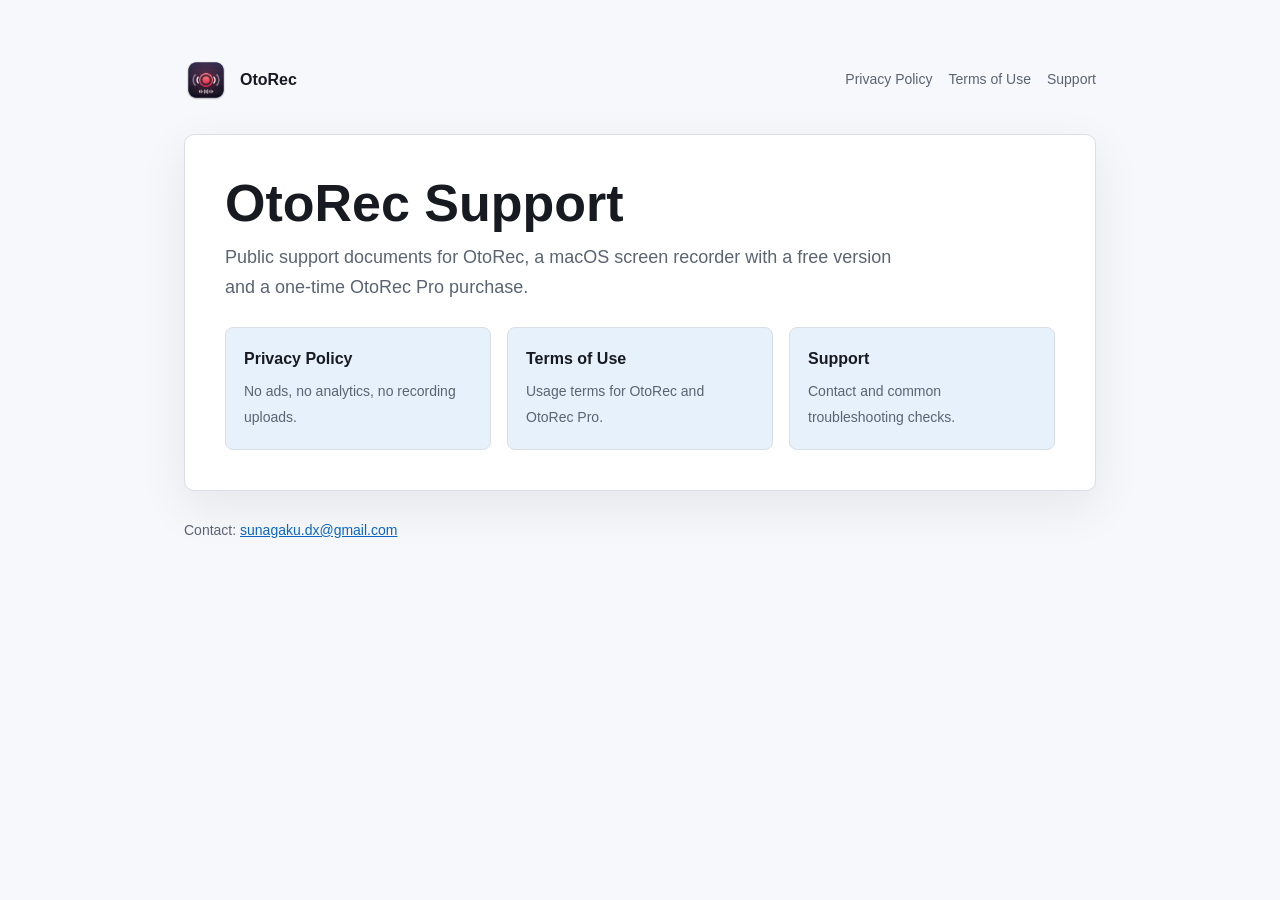
<file: index.html>
<!doctype html>
<html lang="en">
  <head>
    <meta charset="utf-8">
    <meta name="viewport" content="width=device-width, initial-scale=1">
    <title>OtoRec Support</title>
    <meta name="description" content="Support, privacy policy, and terms for OtoRec, a macOS screen recorder.">
    <link rel="stylesheet" href="styles.css">
  </head>
  <body>
    <main class="page">
      <header class="topbar">
        <a class="brand" href="./">
          <img src="assets/otorec-icon.png" alt="">
          <span>OtoRec</span>
        </a>
        <nav class="nav" aria-label="Main navigation">
          <a href="privacy-policy.html">Privacy Policy</a>
          <a href="terms-of-use.html">Terms of Use</a>
          <a href="support.html">Support</a>
        </nav>
      </header>

      <section class="hero">
        <h1>OtoRec Support</h1>
        <p>
          Public support documents for OtoRec, a macOS screen recorder with a
          free version and a one-time OtoRec Pro purchase.
        </p>

        <div class="cards">
          <a class="card" href="privacy-policy.html">
            <strong>Privacy Policy</strong>
            <span>No ads, no analytics, no recording uploads.</span>
          </a>
          <a class="card" href="terms-of-use.html">
            <strong>Terms of Use</strong>
            <span>Usage terms for OtoRec and OtoRec Pro.</span>
          </a>
          <a class="card" href="support.html">
            <strong>Support</strong>
            <span>Contact and common troubleshooting checks.</span>
          </a>
        </div>
      </section>

      <footer class="footer">
        Contact: <a href="mailto:sunagaku.dx@gmail.com">sunagaku.dx@gmail.com</a>
      </footer>
    </main>
  </body>
</html>
</file>
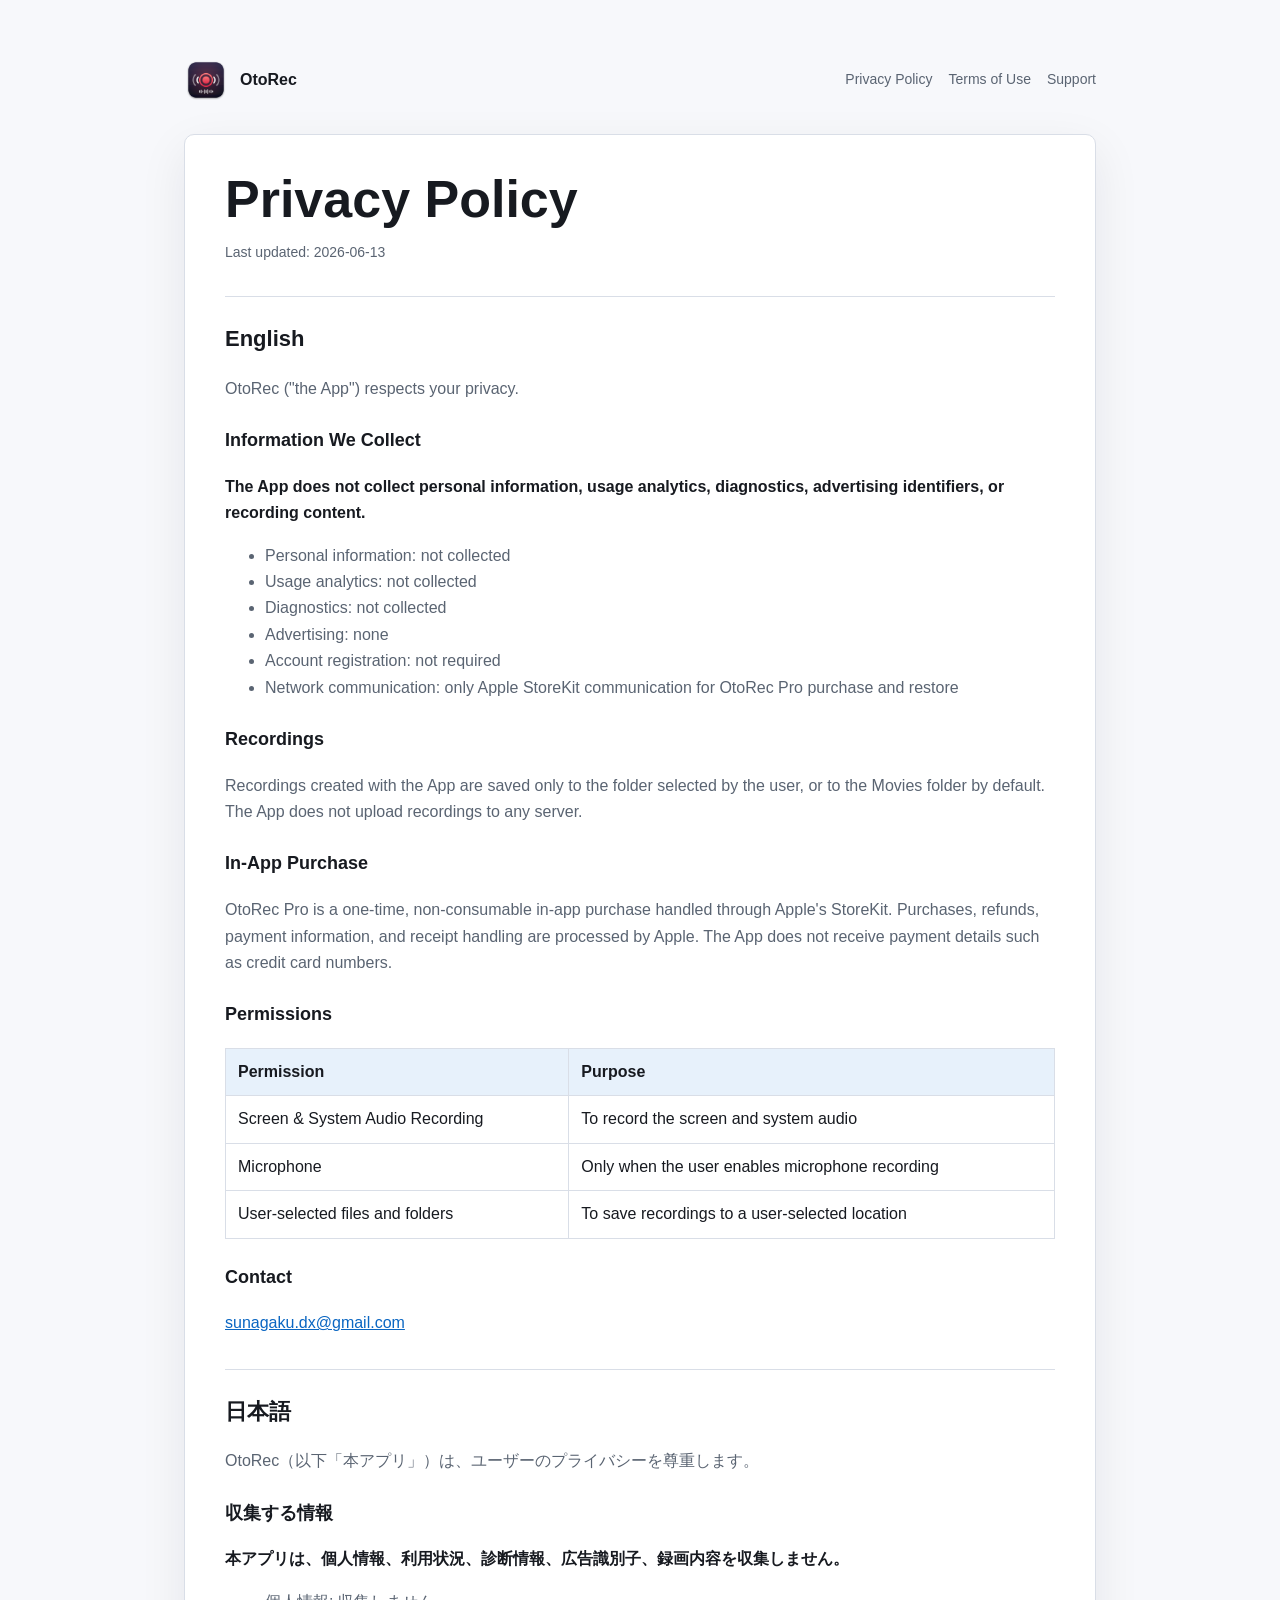
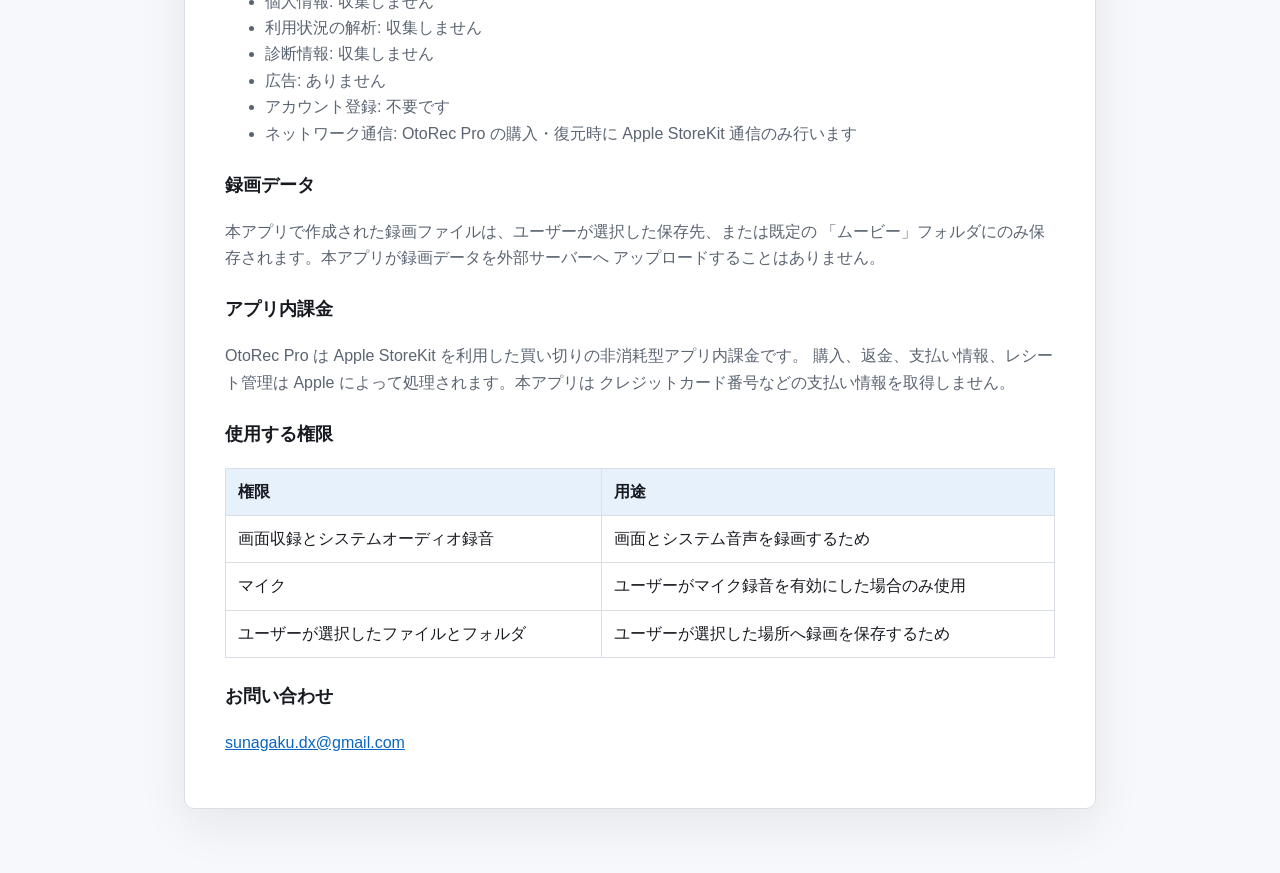
<file: privacy-policy.html>
<!doctype html>
<html lang="en">
  <head>
    <meta charset="utf-8">
    <meta name="viewport" content="width=device-width, initial-scale=1">
    <title>OtoRec Privacy Policy</title>
    <meta name="description" content="Privacy Policy for OtoRec.">
    <link rel="stylesheet" href="styles.css">
  </head>
  <body>
    <main class="page">
      <header class="topbar">
        <a class="brand" href="./">
          <img src="assets/otorec-icon.png" alt="">
          <span>OtoRec</span>
        </a>
        <nav class="nav" aria-label="Main navigation">
          <a href="privacy-policy.html">Privacy Policy</a>
          <a href="terms-of-use.html">Terms of Use</a>
          <a href="support.html">Support</a>
        </nav>
      </header>

      <article class="content">
        <h1>Privacy Policy</h1>
        <p class="meta">Last updated: 2026-06-13</p>

        <h2>English</h2>
        <p>OtoRec ("the App") respects your privacy.</p>

        <h3>Information We Collect</h3>
        <p>
          <strong>The App does not collect personal information, usage analytics,
          diagnostics, advertising identifiers, or recording content.</strong>
        </p>
        <ul>
          <li>Personal information: not collected</li>
          <li>Usage analytics: not collected</li>
          <li>Diagnostics: not collected</li>
          <li>Advertising: none</li>
          <li>Account registration: not required</li>
          <li>Network communication: only Apple StoreKit communication for OtoRec Pro purchase and restore</li>
        </ul>

        <h3>Recordings</h3>
        <p>
          Recordings created with the App are saved only to the folder selected
          by the user, or to the Movies folder by default. The App does not
          upload recordings to any server.
        </p>

        <h3>In-App Purchase</h3>
        <p>
          OtoRec Pro is a one-time, non-consumable in-app purchase handled
          through Apple's StoreKit. Purchases, refunds, payment information,
          and receipt handling are processed by Apple. The App does not receive
          payment details such as credit card numbers.
        </p>

        <h3>Permissions</h3>
        <table>
          <thead>
            <tr>
              <th>Permission</th>
              <th>Purpose</th>
            </tr>
          </thead>
          <tbody>
            <tr>
              <td>Screen &amp; System Audio Recording</td>
              <td>To record the screen and system audio</td>
            </tr>
            <tr>
              <td>Microphone</td>
              <td>Only when the user enables microphone recording</td>
            </tr>
            <tr>
              <td>User-selected files and folders</td>
              <td>To save recordings to a user-selected location</td>
            </tr>
          </tbody>
        </table>

        <h3>Contact</h3>
        <p><a href="mailto:sunagaku.dx@gmail.com">sunagaku.dx@gmail.com</a></p>

        <h2>日本語</h2>
        <p>OtoRec（以下「本アプリ」）は、ユーザーのプライバシーを尊重します。</p>

        <h3>収集する情報</h3>
        <p>
          <strong>本アプリは、個人情報、利用状況、診断情報、広告識別子、録画内容を収集しません。</strong>
        </p>
        <ul>
          <li>個人情報: 収集しません</li>
          <li>利用状況の解析: 収集しません</li>
          <li>診断情報: 収集しません</li>
          <li>広告: ありません</li>
          <li>アカウント登録: 不要です</li>
          <li>ネットワーク通信: OtoRec Pro の購入・復元時に Apple StoreKit 通信のみ行います</li>
        </ul>

        <h3>録画データ</h3>
        <p>
          本アプリで作成された録画ファイルは、ユーザーが選択した保存先、または既定の
          「ムービー」フォルダにのみ保存されます。本アプリが録画データを外部サーバーへ
          アップロードすることはありません。
        </p>

        <h3>アプリ内課金</h3>
        <p>
          OtoRec Pro は Apple StoreKit を利用した買い切りの非消耗型アプリ内課金です。
          購入、返金、支払い情報、レシート管理は Apple によって処理されます。本アプリは
          クレジットカード番号などの支払い情報を取得しません。
        </p>

        <h3>使用する権限</h3>
        <table>
          <thead>
            <tr>
              <th>権限</th>
              <th>用途</th>
            </tr>
          </thead>
          <tbody>
            <tr>
              <td>画面収録とシステムオーディオ録音</td>
              <td>画面とシステム音声を録画するため</td>
            </tr>
            <tr>
              <td>マイク</td>
              <td>ユーザーがマイク録音を有効にした場合のみ使用</td>
            </tr>
            <tr>
              <td>ユーザーが選択したファイルとフォルダ</td>
              <td>ユーザーが選択した場所へ録画を保存するため</td>
            </tr>
          </tbody>
        </table>

        <h3>お問い合わせ</h3>
        <p><a href="mailto:sunagaku.dx@gmail.com">sunagaku.dx@gmail.com</a></p>
      </article>
    </main>
  </body>
</html>
</file>
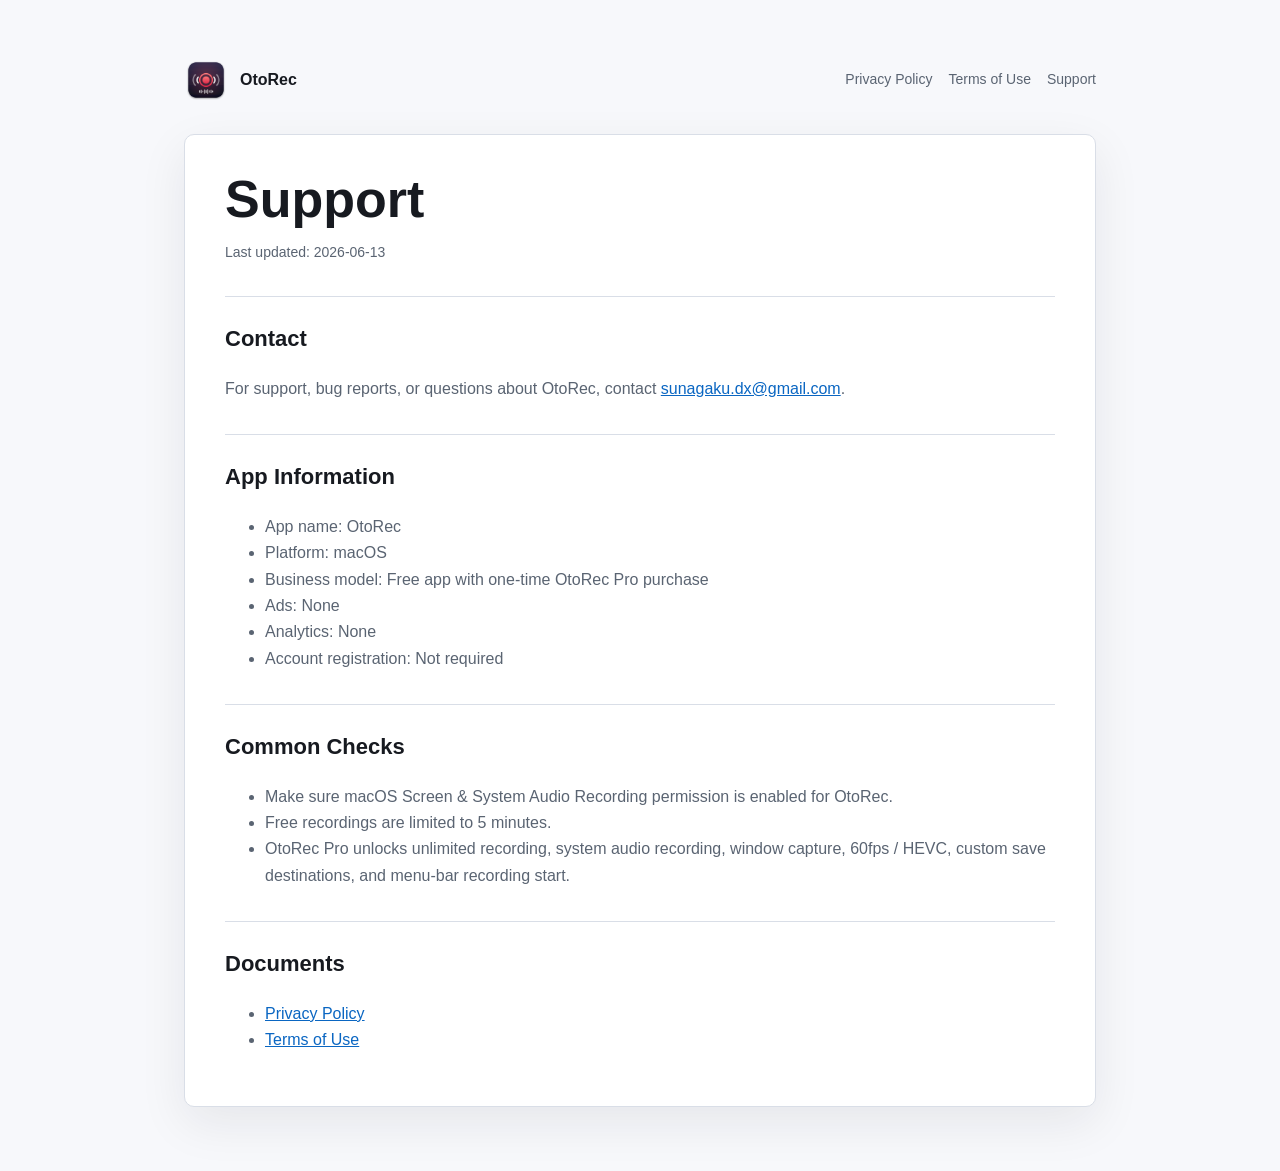
<file: support.html>
<!doctype html>
<html lang="en">
  <head>
    <meta charset="utf-8">
    <meta name="viewport" content="width=device-width, initial-scale=1">
    <title>OtoRec Support</title>
    <meta name="description" content="Support information for OtoRec.">
    <link rel="stylesheet" href="styles.css">
  </head>
  <body>
    <main class="page">
      <header class="topbar">
        <a class="brand" href="./">
          <img src="assets/otorec-icon.png" alt="">
          <span>OtoRec</span>
        </a>
        <nav class="nav" aria-label="Main navigation">
          <a href="privacy-policy.html">Privacy Policy</a>
          <a href="terms-of-use.html">Terms of Use</a>
          <a href="support.html">Support</a>
        </nav>
      </header>

      <article class="content">
        <h1>Support</h1>
        <p class="meta">Last updated: 2026-06-13</p>

        <h2>Contact</h2>
        <p>
          For support, bug reports, or questions about OtoRec, contact
          <a href="mailto:sunagaku.dx@gmail.com">sunagaku.dx@gmail.com</a>.
        </p>

        <h2>App Information</h2>
        <ul>
          <li>App name: OtoRec</li>
          <li>Platform: macOS</li>
          <li>Business model: Free app with one-time OtoRec Pro purchase</li>
          <li>Ads: None</li>
          <li>Analytics: None</li>
          <li>Account registration: Not required</li>
        </ul>

        <h2>Common Checks</h2>
        <ul>
          <li>Make sure macOS Screen &amp; System Audio Recording permission is enabled for OtoRec.</li>
          <li>Free recordings are limited to 5 minutes.</li>
          <li>OtoRec Pro unlocks unlimited recording, system audio recording, window capture, 60fps / HEVC, custom save destinations, and menu-bar recording start.</li>
        </ul>

        <h2>Documents</h2>
        <ul>
          <li><a href="privacy-policy.html">Privacy Policy</a></li>
          <li><a href="terms-of-use.html">Terms of Use</a></li>
        </ul>
      </article>
    </main>
  </body>
</html>
</file>
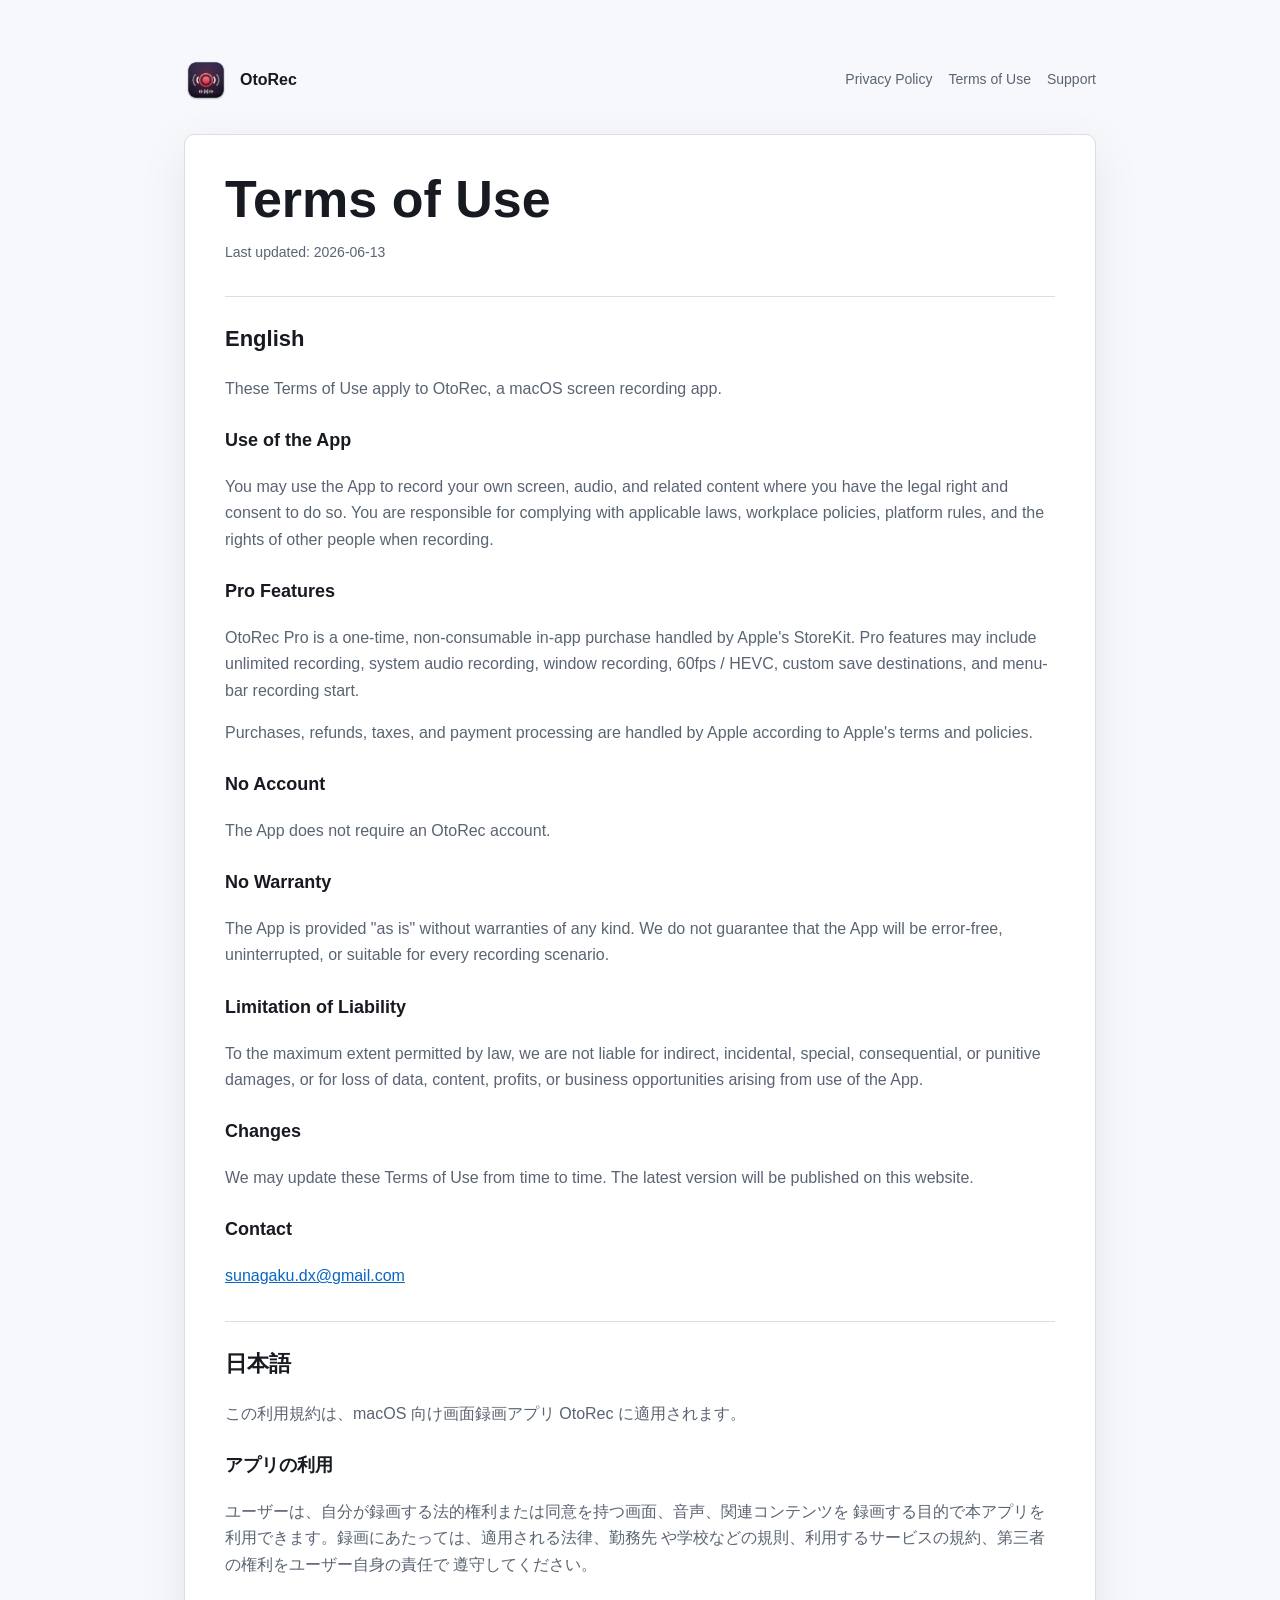
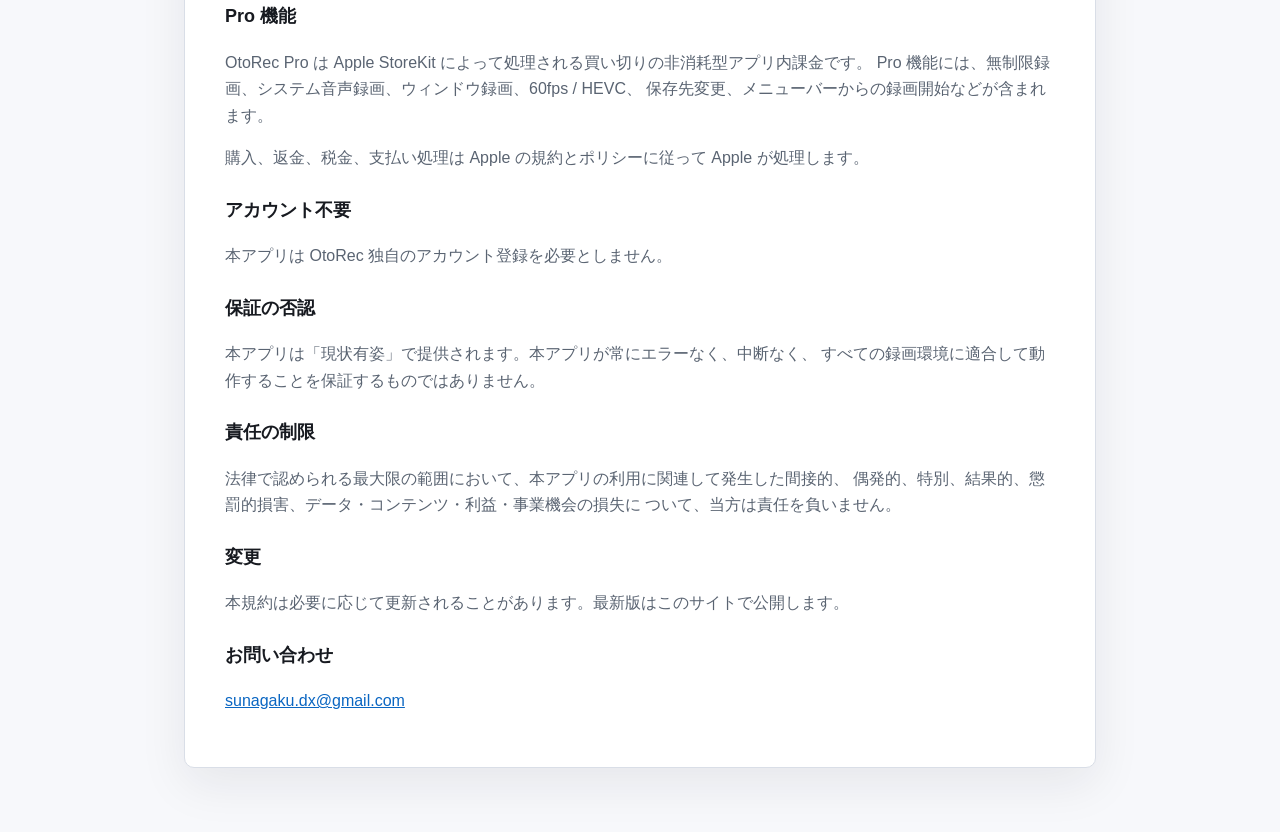
<file: terms-of-use.html>
<!doctype html>
<html lang="en">
  <head>
    <meta charset="utf-8">
    <meta name="viewport" content="width=device-width, initial-scale=1">
    <title>OtoRec Terms of Use</title>
    <meta name="description" content="Terms of Use for OtoRec.">
    <link rel="stylesheet" href="styles.css">
  </head>
  <body>
    <main class="page">
      <header class="topbar">
        <a class="brand" href="./">
          <img src="assets/otorec-icon.png" alt="">
          <span>OtoRec</span>
        </a>
        <nav class="nav" aria-label="Main navigation">
          <a href="privacy-policy.html">Privacy Policy</a>
          <a href="terms-of-use.html">Terms of Use</a>
          <a href="support.html">Support</a>
        </nav>
      </header>

      <article class="content">
        <h1>Terms of Use</h1>
        <p class="meta">Last updated: 2026-06-13</p>

        <h2>English</h2>
        <p>These Terms of Use apply to OtoRec, a macOS screen recording app.</p>

        <h3>Use of the App</h3>
        <p>
          You may use the App to record your own screen, audio, and related
          content where you have the legal right and consent to do so. You are
          responsible for complying with applicable laws, workplace policies,
          platform rules, and the rights of other people when recording.
        </p>

        <h3>Pro Features</h3>
        <p>
          OtoRec Pro is a one-time, non-consumable in-app purchase handled by
          Apple's StoreKit. Pro features may include unlimited recording, system
          audio recording, window recording, 60fps / HEVC, custom save
          destinations, and menu-bar recording start.
        </p>
        <p>
          Purchases, refunds, taxes, and payment processing are handled by Apple
          according to Apple's terms and policies.
        </p>

        <h3>No Account</h3>
        <p>The App does not require an OtoRec account.</p>

        <h3>No Warranty</h3>
        <p>
          The App is provided "as is" without warranties of any kind. We do not
          guarantee that the App will be error-free, uninterrupted, or suitable
          for every recording scenario.
        </p>

        <h3>Limitation of Liability</h3>
        <p>
          To the maximum extent permitted by law, we are not liable for indirect,
          incidental, special, consequential, or punitive damages, or for loss of
          data, content, profits, or business opportunities arising from use of
          the App.
        </p>

        <h3>Changes</h3>
        <p>
          We may update these Terms of Use from time to time. The latest version
          will be published on this website.
        </p>

        <h3>Contact</h3>
        <p><a href="mailto:sunagaku.dx@gmail.com">sunagaku.dx@gmail.com</a></p>

        <h2>日本語</h2>
        <p>この利用規約は、macOS 向け画面録画アプリ OtoRec に適用されます。</p>

        <h3>アプリの利用</h3>
        <p>
          ユーザーは、自分が録画する法的権利または同意を持つ画面、音声、関連コンテンツを
          録画する目的で本アプリを利用できます。録画にあたっては、適用される法律、勤務先
          や学校などの規則、利用するサービスの規約、第三者の権利をユーザー自身の責任で
          遵守してください。
        </p>

        <h3>Pro 機能</h3>
        <p>
          OtoRec Pro は Apple StoreKit によって処理される買い切りの非消耗型アプリ内課金です。
          Pro 機能には、無制限録画、システム音声録画、ウィンドウ録画、60fps / HEVC、
          保存先変更、メニューバーからの録画開始などが含まれます。
        </p>
        <p>購入、返金、税金、支払い処理は Apple の規約とポリシーに従って Apple が処理します。</p>

        <h3>アカウント不要</h3>
        <p>本アプリは OtoRec 独自のアカウント登録を必要としません。</p>

        <h3>保証の否認</h3>
        <p>
          本アプリは「現状有姿」で提供されます。本アプリが常にエラーなく、中断なく、
          すべての録画環境に適合して動作することを保証するものではありません。
        </p>

        <h3>責任の制限</h3>
        <p>
          法律で認められる最大限の範囲において、本アプリの利用に関連して発生した間接的、
          偶発的、特別、結果的、懲罰的損害、データ・コンテンツ・利益・事業機会の損失に
          ついて、当方は責任を負いません。
        </p>

        <h3>変更</h3>
        <p>本規約は必要に応じて更新されることがあります。最新版はこのサイトで公開します。</p>

        <h3>お問い合わせ</h3>
        <p><a href="mailto:sunagaku.dx@gmail.com">sunagaku.dx@gmail.com</a></p>
      </article>
    </main>
  </body>
</html>
</file>
<file: styles.css>
:root {
  color-scheme: light dark;
  --bg: #f7f8fb;
  --surface: #ffffff;
  --text: #171a20;
  --muted: #5a6472;
  --line: #d9dee7;
  --accent: #0a66c2;
  --accent-soft: #e7f1fb;
  --shadow: 0 16px 48px rgba(23, 26, 32, 0.08);
}

@media (prefers-color-scheme: dark) {
  :root {
    --bg: #111318;
    --surface: #1a1d24;
    --text: #f4f6fb;
    --muted: #aab2c0;
    --line: #303642;
    --accent: #7db8ff;
    --accent-soft: #18283a;
    --shadow: 0 16px 48px rgba(0, 0, 0, 0.28);
  }
}

* {
  box-sizing: border-box;
}

body {
  margin: 0;
  background: var(--bg);
  color: var(--text);
  font: 16px/1.65 -apple-system, BlinkMacSystemFont, "Segoe UI", sans-serif;
}

a {
  color: var(--accent);
}

.page {
  max-width: 960px;
  margin: 0 auto;
  padding: 40px 24px 64px;
}

.topbar {
  display: flex;
  align-items: center;
  justify-content: space-between;
  gap: 24px;
  padding: 18px 0 32px;
}

.brand {
  display: inline-flex;
  align-items: center;
  gap: 12px;
  color: var(--text);
  text-decoration: none;
  font-weight: 700;
}

.brand img {
  width: 44px;
  height: 44px;
  border-radius: 10px;
}

.nav {
  display: flex;
  gap: 16px;
  flex-wrap: wrap;
  justify-content: flex-end;
}

.nav a {
  color: var(--muted);
  text-decoration: none;
  font-size: 14px;
}

.nav a:hover {
  color: var(--accent);
}

.hero,
.content {
  background: var(--surface);
  border: 1px solid var(--line);
  border-radius: 10px;
  box-shadow: var(--shadow);
}

.hero {
  padding: 40px;
}

.hero h1,
.content h1 {
  margin: 0 0 12px;
  font-size: clamp(32px, 5vw, 52px);
  line-height: 1.08;
  letter-spacing: 0;
}

.hero p {
  max-width: 680px;
  margin: 0;
  color: var(--muted);
  font-size: 18px;
}

.cards {
  display: grid;
  grid-template-columns: repeat(3, minmax(0, 1fr));
  gap: 16px;
  margin-top: 24px;
}

.card {
  display: block;
  padding: 18px;
  border: 1px solid var(--line);
  border-radius: 8px;
  background: var(--accent-soft);
  text-decoration: none;
}

.card strong {
  display: block;
  color: var(--text);
  margin-bottom: 6px;
}

.card span {
  color: var(--muted);
  font-size: 14px;
}

.content {
  padding: 36px 40px;
}

.content h2 {
  margin-top: 32px;
  padding-top: 24px;
  border-top: 1px solid var(--line);
  font-size: 22px;
}

.content h3 {
  margin-top: 24px;
  font-size: 18px;
}

.content p,
.content li {
  color: var(--muted);
}

.content strong {
  color: var(--text);
}

table {
  width: 100%;
  border-collapse: collapse;
  margin: 16px 0;
  overflow-wrap: anywhere;
}

th,
td {
  border: 1px solid var(--line);
  padding: 10px 12px;
  text-align: left;
  vertical-align: top;
}

th {
  background: var(--accent-soft);
  color: var(--text);
}

.meta {
  color: var(--muted);
  font-size: 14px;
}

.footer {
  margin-top: 28px;
  color: var(--muted);
  font-size: 14px;
}

@media (max-width: 720px) {
  .page {
    padding: 24px 16px 48px;
  }

  .topbar {
    align-items: flex-start;
    flex-direction: column;
  }

  .nav {
    justify-content: flex-start;
  }

  .hero,
  .content {
    padding: 24px;
  }

  .cards {
    grid-template-columns: 1fr;
  }
}
</file>
